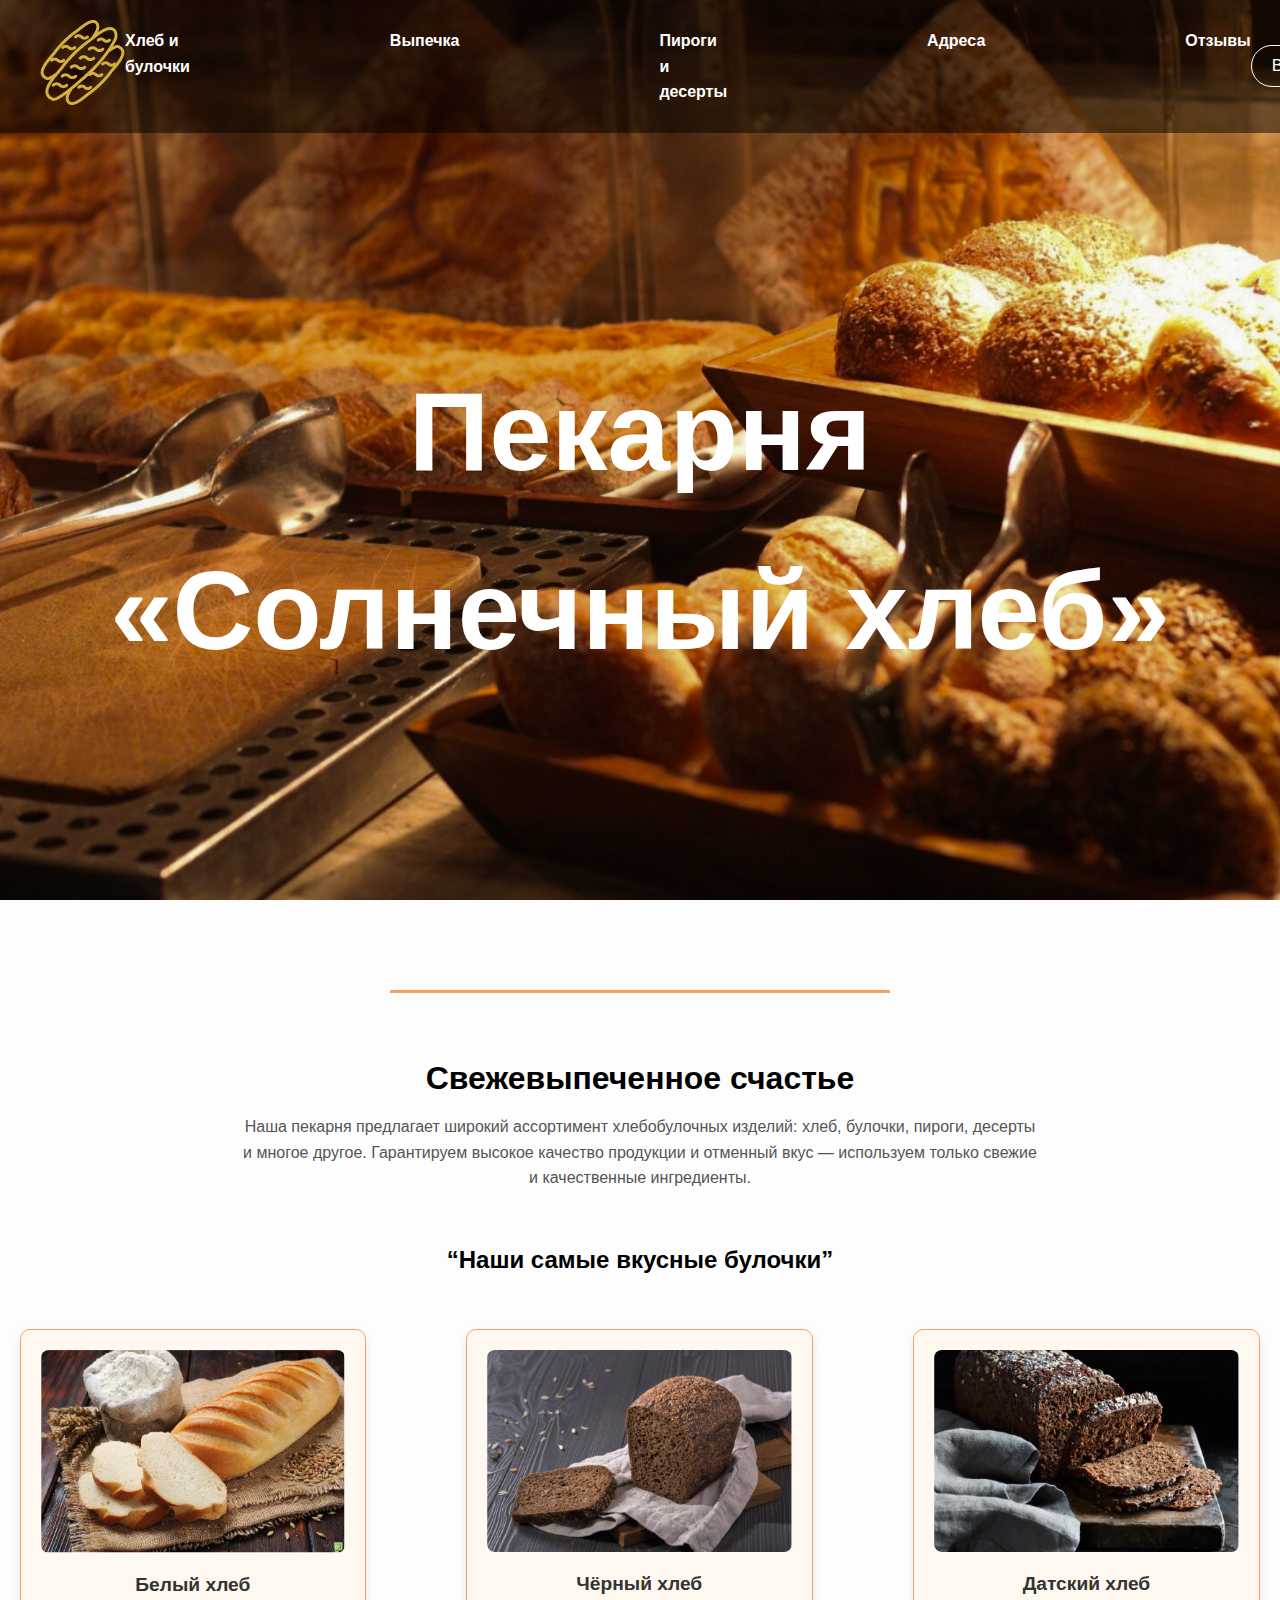
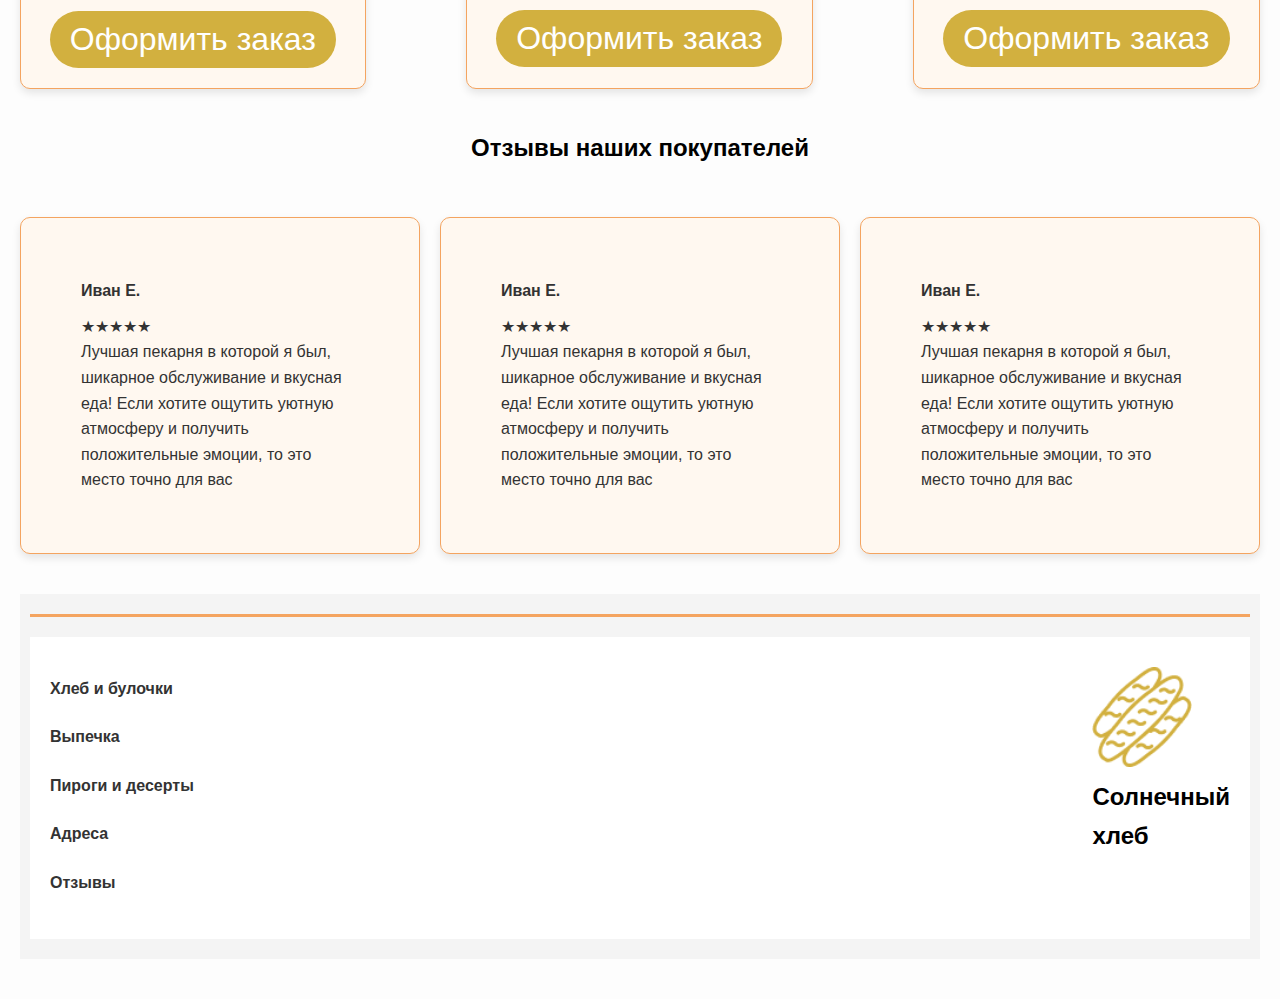
<file: hleb/index.html>
<!DOCTYPE html>
<html lang="ru">
<head>
    <meta charset="UTF-8">
    <meta name="viewport" content="width=device-width, initial-scale=1.0">
    <title>Пекарня «Солнечный хлеб»</title>
    <link rel="stylesheet" href="styles.css">
</head>
<body>
    <header class="hero-section">
        <nav class="nav-bar">
            <div class="logo">
                <a href="index.html"> <img src="img/logo.png" alt="Логотип"></a>
            </div>
            <ul>
                <li><a href="bread.html">Хлеб и булочки</a></li>
                <li><a href="vip.html">Выпечка</a></li>
                <li><a href="cake.html">Пироги и десерты</a></li>
                <li><a href="cont.html">Адреса</a></li>
                <li><a href="#reviews">Отзывы</a></li>
            </ul>
            <div class="auth-buttons">
                <a href="int.html"><button class="login">Вход</button></a>
                <a href="reg.html"><button class="register">Регистрация</button></a>
            </div>
        </nav>
        <div class="hero-content">
            <h1>Пекарня <br>«Солнечный хлеб»</h1>
        </div>
    </header>
</body>
</html>
<section class="products-section">
    <section class="intro-section">
        <div class="yellow-line"></div>
        <h2>Свежевыпеченное счастье</h2>
        <p>Наша пекарня предлагает широкий ассортимент хлебобулочных изделий: хлеб, булочки, пироги, десерты и многое другое. Гарантируем высокое качество продукции и отменный вкус — используем только свежие и качественные ингредиенты.</p>
    </section>

    <h3>“Наши самые вкусные булочки”</h3>
    <div class="product-cards">
        <!-- Белый хлеб -->
        <div class="card">
            <img src="img/white-bread.jpg.png" alt="Белый хлеб">
            <h4>Белый хлеб</h4>
            <button>Оформить заказ</button>
        </div>
        
        <!-- Чёрный хлеб -->
        <div class="card">
            <img src="img/black-bread.jpg.png" alt="Чёрный хлеб">
            <h4>Чёрный хлеб</h4>
            <button>Оформить заказ</button>
        </div>
        
        <!-- Датский хлеб -->
        <div class="card">
            <img src="img/danish-bread.jpg.png" alt="Датский хлеб">
            <h4>Датский хлеб</h4>
            <button>Оформить заказ</button>
        </div>
    </div>

    <h3>Отзывы наших покупателей</h3>
    <div class="reviews">
        <div class="review-card">
            <p><strong>Иван Е.</strong> ★★★★★</p>
            <p>Лучшая пекарня в которой я был, шикарное обслуживание и вкусная еда! Если хотите ощутить уютную атмосферу и получить положительные эмоции, то это место точно для вас</p>
        </div>
        <div class="review-card">
            <p><strong>Иван Е.</strong> ★★★★★</p>
            <p>Лучшая пекарня в которой я был, шикарное обслуживание и вкусная еда! Если хотите ощутить уютную атмосферу и получить положительные эмоции, то это место точно для вас</p>
        </div>
        <div class="review-card">
            <p><strong>Иван Е.</strong> ★★★★★</p>
            <p>Лучшая пекарня в которой я был, шикарное обслуживание и вкусная еда! Если хотите ощутить уютную атмосферу и получить положительные эмоции, то это место точно для вас</p>
        </div>
    </div>

    <footer class="site-footer">
        <div class="footer-yellow-line"></div>
        <div class="footer-content">
            <ul class="footer-menu">
                <li><a href="#">Хлеб и булочки</a></li>
                <li><a href="#">Выпечка</a></li>
                <li><a href="#">Пироги и десерты</a></li>
                <li><a href="#">Адреса</a></li>
                <li><a href="#">Отзывы</a></li>
            </ul>
            <div class="footer-logo">
                <img src="img/logo.png" alt="Солнечный хлеб">
                <p class="logo-text">Солнечный хлеб</p>
            </div>
        </div>
    </footer>
    
</section>
</file>
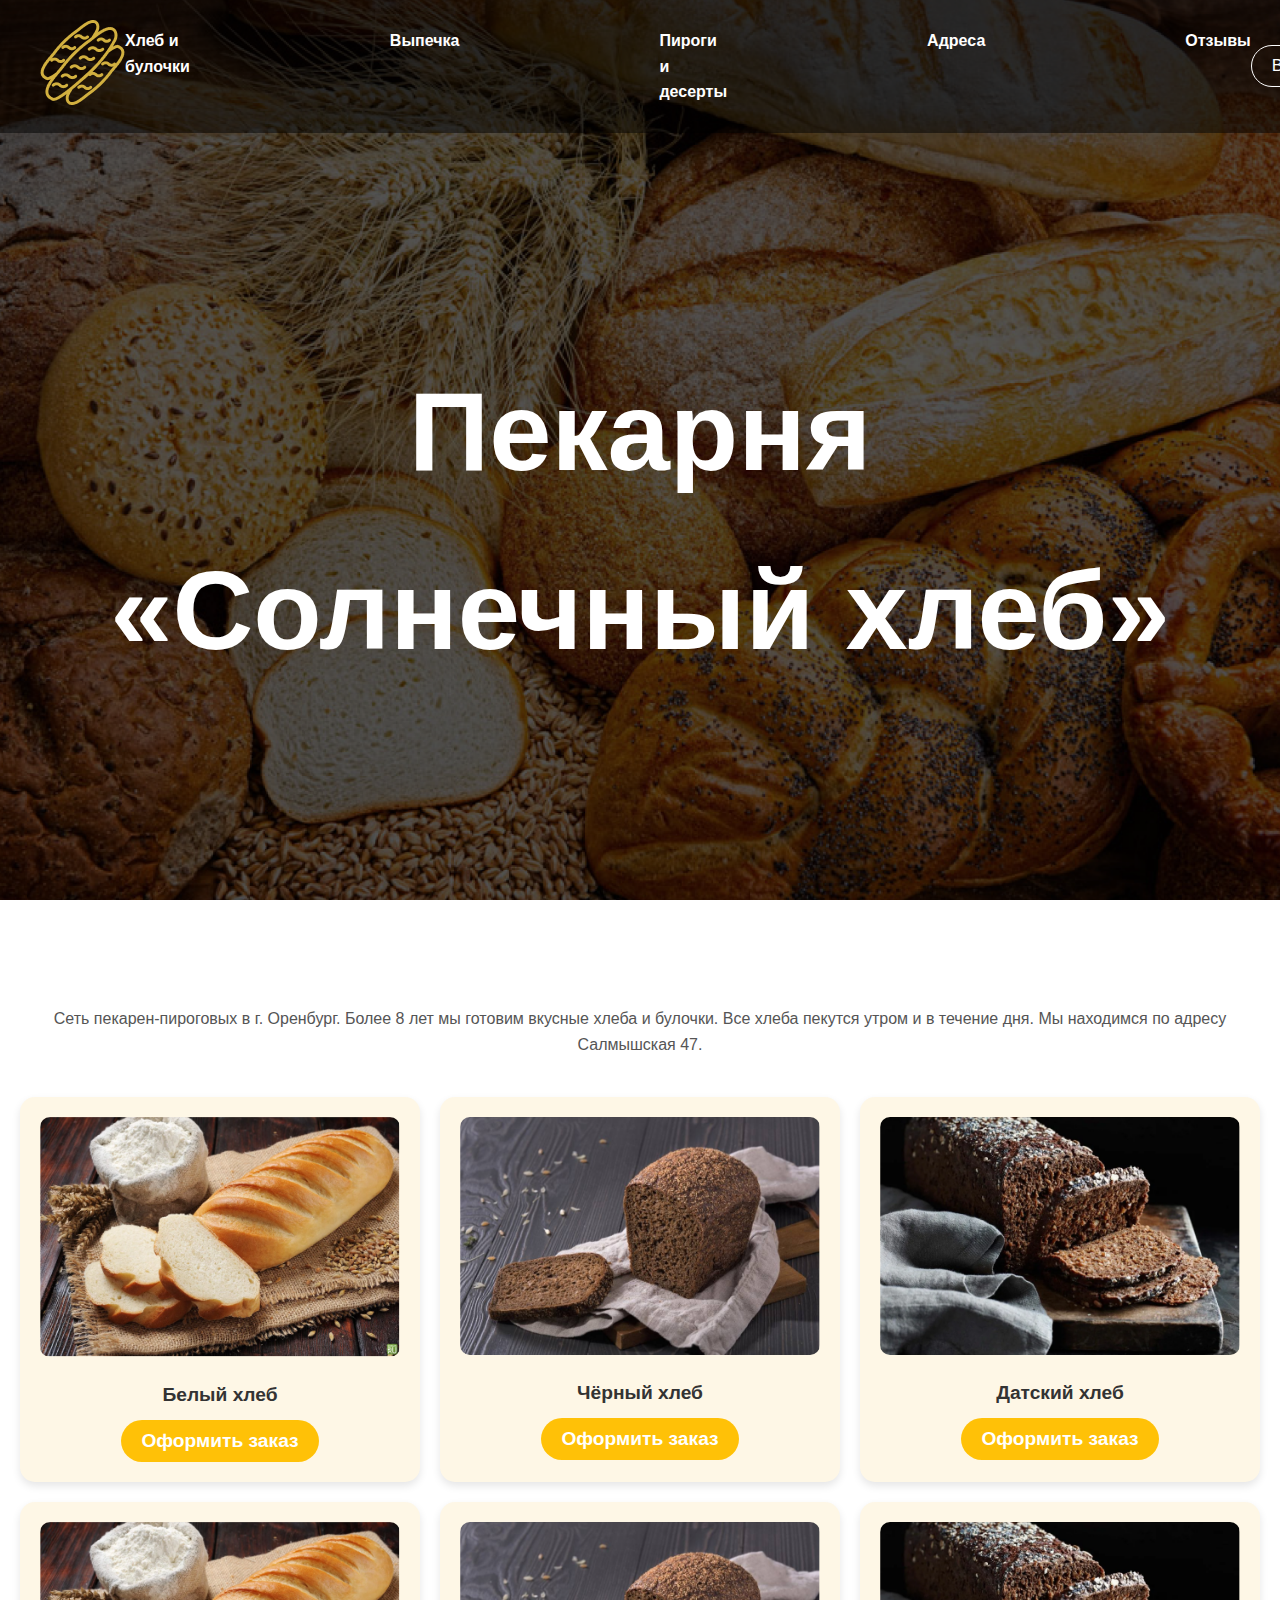
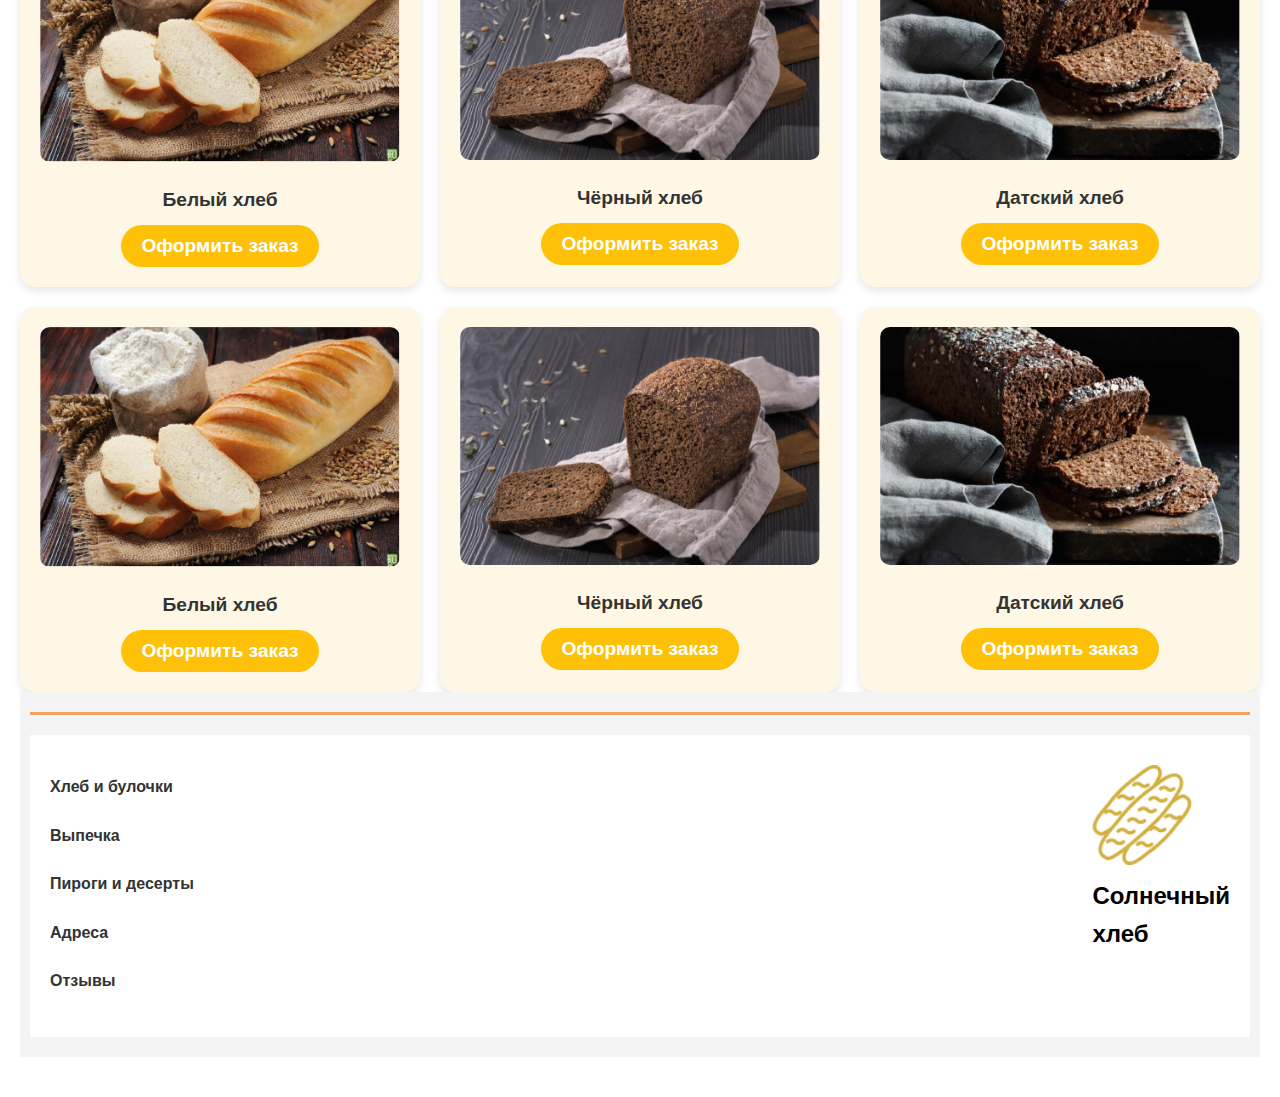
<file: hleb/bread.html>
<!DOCTYPE html>
<html lang="ru">

<head>
    <meta charset="UTF-8">
    <meta name="viewport" content="width=device-width, initial-scale=1.0">
    <title>Пекарня «Солнечный хлеб»</title>
    <link rel="stylesheet" href="bread.css">
</head>

<body>
    <header class="hero-section">
        <nav class="nav-bar">
            <div class="logo">
                <a href="index.html"> <img src="img/logo.png" alt="Логотип"></a>
            </div>
            <ul>
                <li><a href="bread.html">Хлеб и булочки</a></li>
                <li><a href="vip.html">Выпечка</a></li>
                <li><a href="cake.html">Пироги и десерты</a></li>
                <li><a href="cont.html">Адреса</a></li>
                <li><a href="#reviews">Отзывы</a></li>
            </ul>
            <div class="auth-buttons">
                <a href="int.html"><button class="login">Вход</button></a>
                <a href="reg.html"><button class="register">Регистрация</button></a>
            </div>
        </nav>
        <div class="hero-content">
            <h1>Пекарня <br>«Солнечный хлеб»</h1>
        </div>
    </header>
</body>
<section class="bread-section">
    <h2 class="section-title">Хлеб и булочки</h2>
    <p class="section-description">
        Сеть пекарен-пироговых в г. Оренбург. Более 8 лет мы готовим вкусные хлеба и булочки.
        Все хлеба пекутся утром и в течение дня. Мы находимся по адресу Салмышская 47.
    </p>

    <div class="cards-container">
        <!-- Карточка -->
        <div class="card">
            <img src="img/white-bread.jpg.png" alt="Белый хлеб" class="card-image">
            <h3 class="card-title">Белый хлеб</h3>
            <button class="card-button">Оформить заказ</button>
        </div>
        <!-- Карточка -->
        <div class="card">
            <img src="img/black-bread.jpg.png" alt="Чёрный хлеб" class="card-image">
            <h3 class="card-title">Чёрный хлеб</h3>
            <button class="card-button">Оформить заказ</button>
        </div>
        <!-- Карточка -->
        <div class="card">
            <img src="img/danish-bread.jpg.png" alt="Датский хлеб" class="card-image">
            <h3 class="card-title">Датский хлеб</h3>
            <button class="card-button">Оформить заказ</button>
        </div>
        <div class="card">
            <img src="img/white-bread.jpg.png" alt="Белый хлеб" class="card-image">
            <h3 class="card-title">Белый хлеб</h3>
            <button class="card-button">Оформить заказ</button>
        </div>
        <!-- Карточка -->
        <div class="card">
            <img src="img/black-bread.jpg.png" alt="Чёрный хлеб" class="card-image">
            <h3 class="card-title">Чёрный хлеб</h3>
            <button class="card-button">Оформить заказ</button>
        </div>
        <!-- Карточка -->
        <div class="card">
            <img src="img/danish-bread.jpg.png" alt="Датский хлеб" class="card-image">
            <h3 class="card-title">Датский хлеб</h3>
            <button class="card-button">Оформить заказ</button>
        </div>
        <div class="card">
            <img src="img/white-bread.jpg.png" alt="Белый хлеб" class="card-image">
            <h3 class="card-title">Белый хлеб</h3>
            <button class="card-button">Оформить заказ</button>
        </div>
        <!-- Карточка -->
        <div class="card">
            <img src="img/black-bread.jpg.png" alt="Чёрный хлеб" class="card-image">
            <h3 class="card-title">Чёрный хлеб</h3>
            <button class="card-button">Оформить заказ</button>
        </div>
        <!-- Карточка -->
        <div class="card">
            <img src="img/danish-bread.jpg.png" alt="Датский хлеб" class="card-image">
            <h3 class="card-title">Датский хлеб</h3>
            <button class="card-button">Оформить заказ</button>
        </div>
        <!-- Дублируйте карточки для остальных -->
    </div>
    <footer class="site-footer">
        <div class="footer-yellow-line"></div>
        <div class="footer-content">
            <ul class="footer-menu">
                <li><a href="#">Хлеб и булочки</a></li>
                <li><a href="#">Выпечка</a></li>
                <li><a href="#">Пироги и десерты</a></li>
                <li><a href="#">Адреса</a></li>
                <li><a href="#">Отзывы</a></li>
            </ul>
            <div class="footer-logo">
                <img src="img/logo.png" alt="Солнечный хлеб">
                <p class="logo-text">Солнечный хлеб</p>
            </div>
        </div>
    </footer>
</section>
</file>
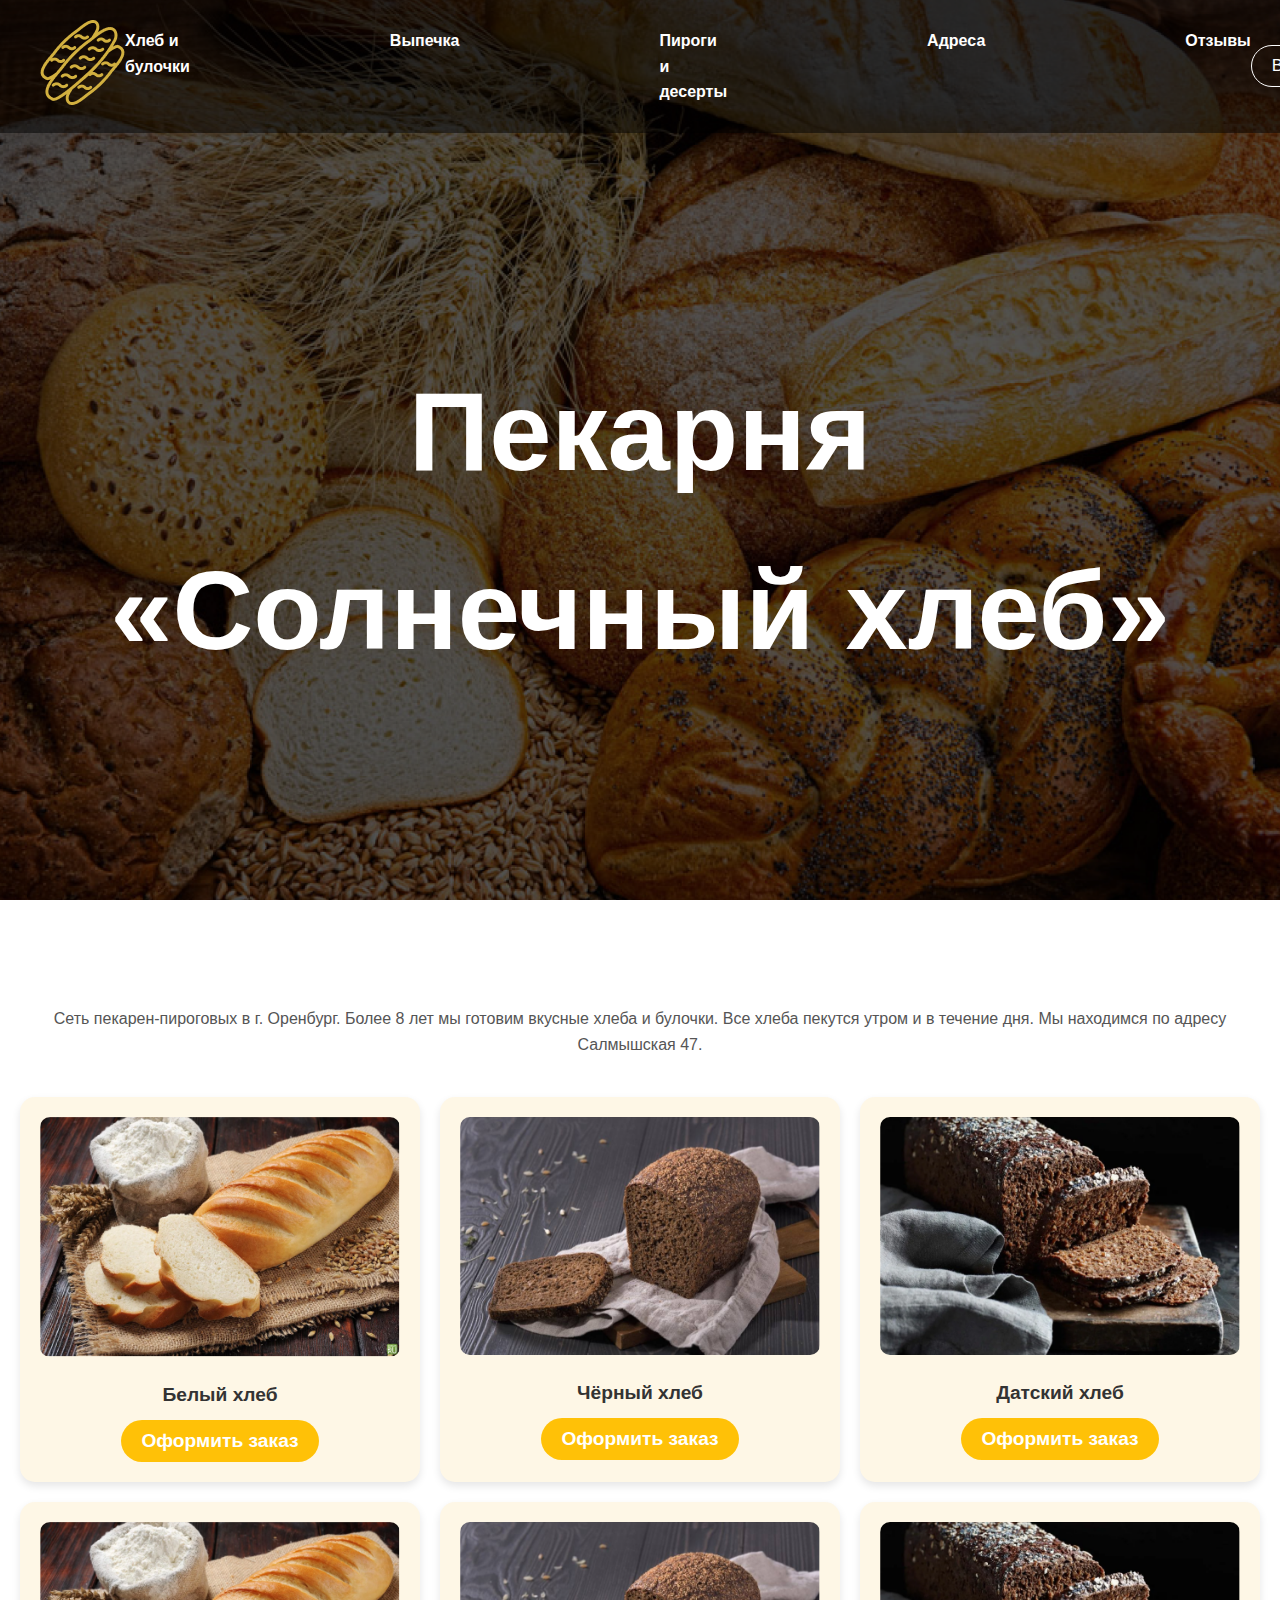
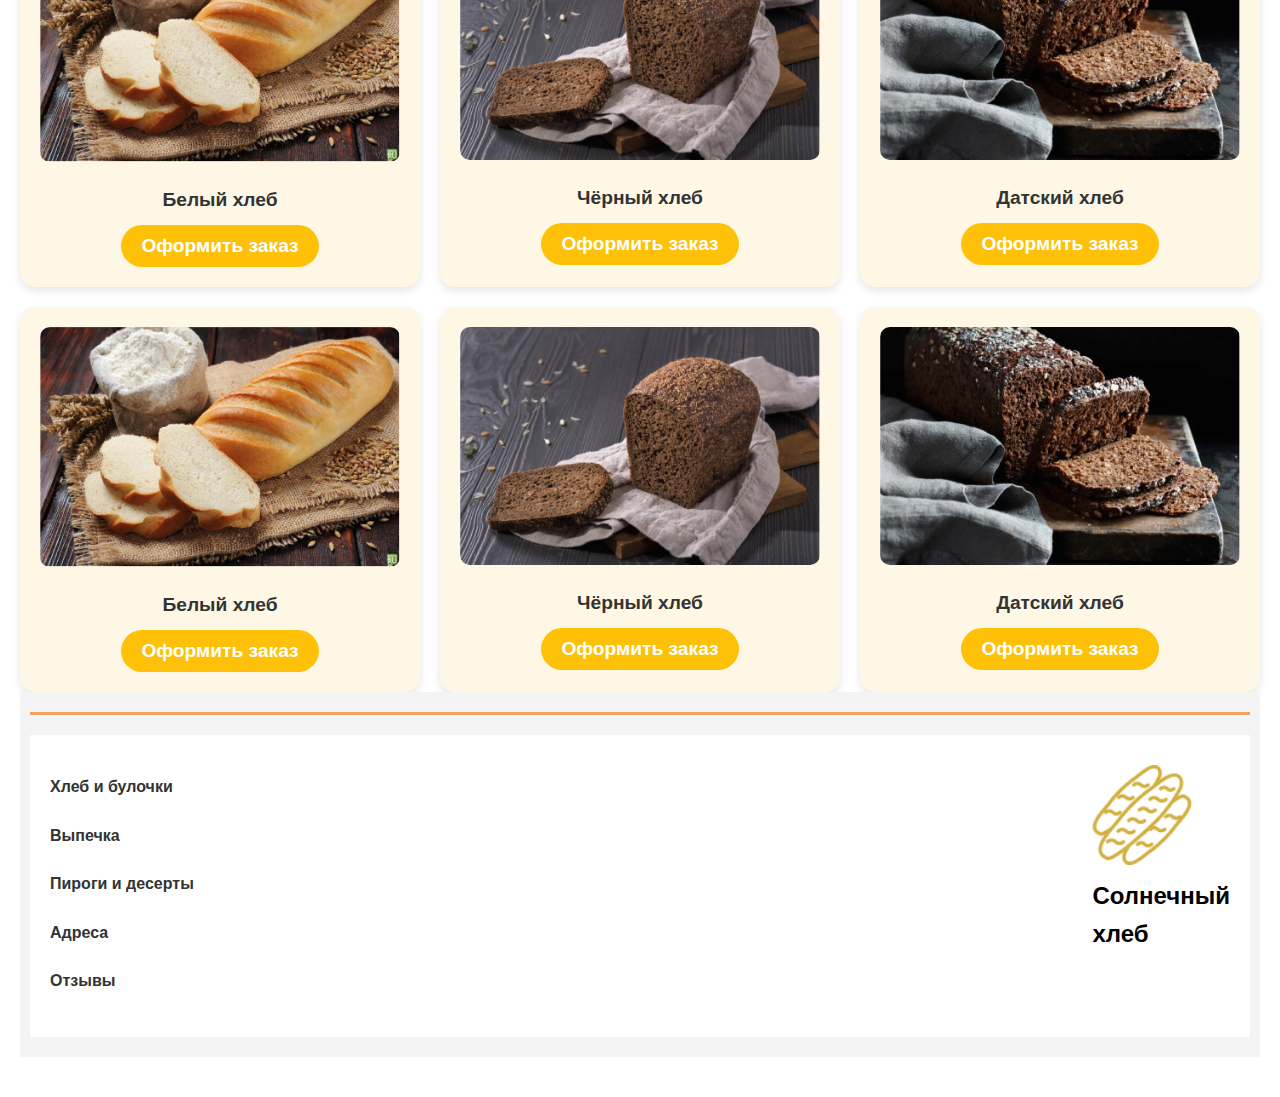
<file: hleb/cake.html>
<!DOCTYPE html>
<html lang="ru">

<head>
    <meta charset="UTF-8">
    <meta name="viewport" content="width=device-width, initial-scale=1.0">
    <title>Пекарня «Солнечный хлеб»</title>
    <link rel="stylesheet" href="cake.css">
</head>

<body>
    <header class="hero-section">
        <nav class="nav-bar">
            <div class="logo">
                <a href="index.html"> <img src="img/logo.png" alt="Логотип"></a>
            </div>
            <ul>
                <li><a href="bread.html">Хлеб и булочки</a></li>
                <li><a href="vip.html">Выпечка</a></li>
                <li><a href="cake.html">Пироги и десерты</a></li>
                <li><a href="cont.html">Адреса</a></li>
                <li><a href="#reviews">Отзывы</a></li>
            </ul>
            <div class="auth-buttons">
                <a href="int.html"><button class="login">Вход</button></a>
                <a href="reg.html"><button class="register">Регистрация</button></a>
            </div>
        </nav>
        <div class="hero-content">
            <h1>Пекарня <br>«Солнечный хлеб»</h1>
        </div>
    </header>
</body>
<section class="bread-section">
    <h2 class="section-title">Хлеб и булочки</h2>
    <p class="section-description">
        Сеть пекарен-пироговых в г. Оренбург. Более 8 лет мы готовим вкусные хлеба и булочки.
        Все хлеба пекутся утром и в течение дня. Мы находимся по адресу Салмышская 47.
    </p>

    <div class="cards-container">
        <!-- Карточка -->
        <div class="card">
            <img src="img/white-bread.jpg.png" alt="Белый хлеб" class="card-image">
            <h3 class="card-title">Белый хлеб</h3>
            <button class="card-button">Оформить заказ</button>
        </div>
        <!-- Карточка -->
        <div class="card">
            <img src="img/black-bread.jpg.png" alt="Чёрный хлеб" class="card-image">
            <h3 class="card-title">Чёрный хлеб</h3>
            <button class="card-button">Оформить заказ</button>
        </div>
        <!-- Карточка -->
        <div class="card">
            <img src="img/danish-bread.jpg.png" alt="Датский хлеб" class="card-image">
            <h3 class="card-title">Датский хлеб</h3>
            <button class="card-button">Оформить заказ</button>
        </div>
        <div class="card">
            <img src="img/white-bread.jpg.png" alt="Белый хлеб" class="card-image">
            <h3 class="card-title">Белый хлеб</h3>
            <button class="card-button">Оформить заказ</button>
        </div>
        <!-- Карточка -->
        <div class="card">
            <img src="img/black-bread.jpg.png" alt="Чёрный хлеб" class="card-image">
            <h3 class="card-title">Чёрный хлеб</h3>
            <button class="card-button">Оформить заказ</button>
        </div>
        <!-- Карточка -->
        <div class="card">
            <img src="img/danish-bread.jpg.png" alt="Датский хлеб" class="card-image">
            <h3 class="card-title">Датский хлеб</h3>
            <button class="card-button">Оформить заказ</button>
        </div>
        <div class="card">
            <img src="img/white-bread.jpg.png" alt="Белый хлеб" class="card-image">
            <h3 class="card-title">Белый хлеб</h3>
            <button class="card-button">Оформить заказ</button>
        </div>
        <!-- Карточка -->
        <div class="card">
            <img src="img/black-bread.jpg.png" alt="Чёрный хлеб" class="card-image">
            <h3 class="card-title">Чёрный хлеб</h3>
            <button class="card-button">Оформить заказ</button>
        </div>
        <!-- Карточка -->
        <div class="card">
            <img src="img/danish-bread.jpg.png" alt="Датский хлеб" class="card-image">
            <h3 class="card-title">Датский хлеб</h3>
            <button class="card-button">Оформить заказ</button>
        </div>
        <!-- Дублируйте карточки для остальных -->
    </div>
    <footer class="site-footer">
        <div class="footer-yellow-line"></div>
        <div class="footer-content">
            <ul class="footer-menu">
                <li><a href="#">Хлеб и булочки</a></li>
                <li><a href="#">Выпечка</a></li>
                <li><a href="#">Пироги и десерты</a></li>
                <li><a href="#">Адреса</a></li>
                <li><a href="#">Отзывы</a></li>
            </ul>
            <div class="footer-logo">
                <img src="img/logo.png" alt="Солнечный хлеб">
                <p class="logo-text">Солнечный хлеб</p>
            </div>
        </div>
    </footer>
</section>
</file>
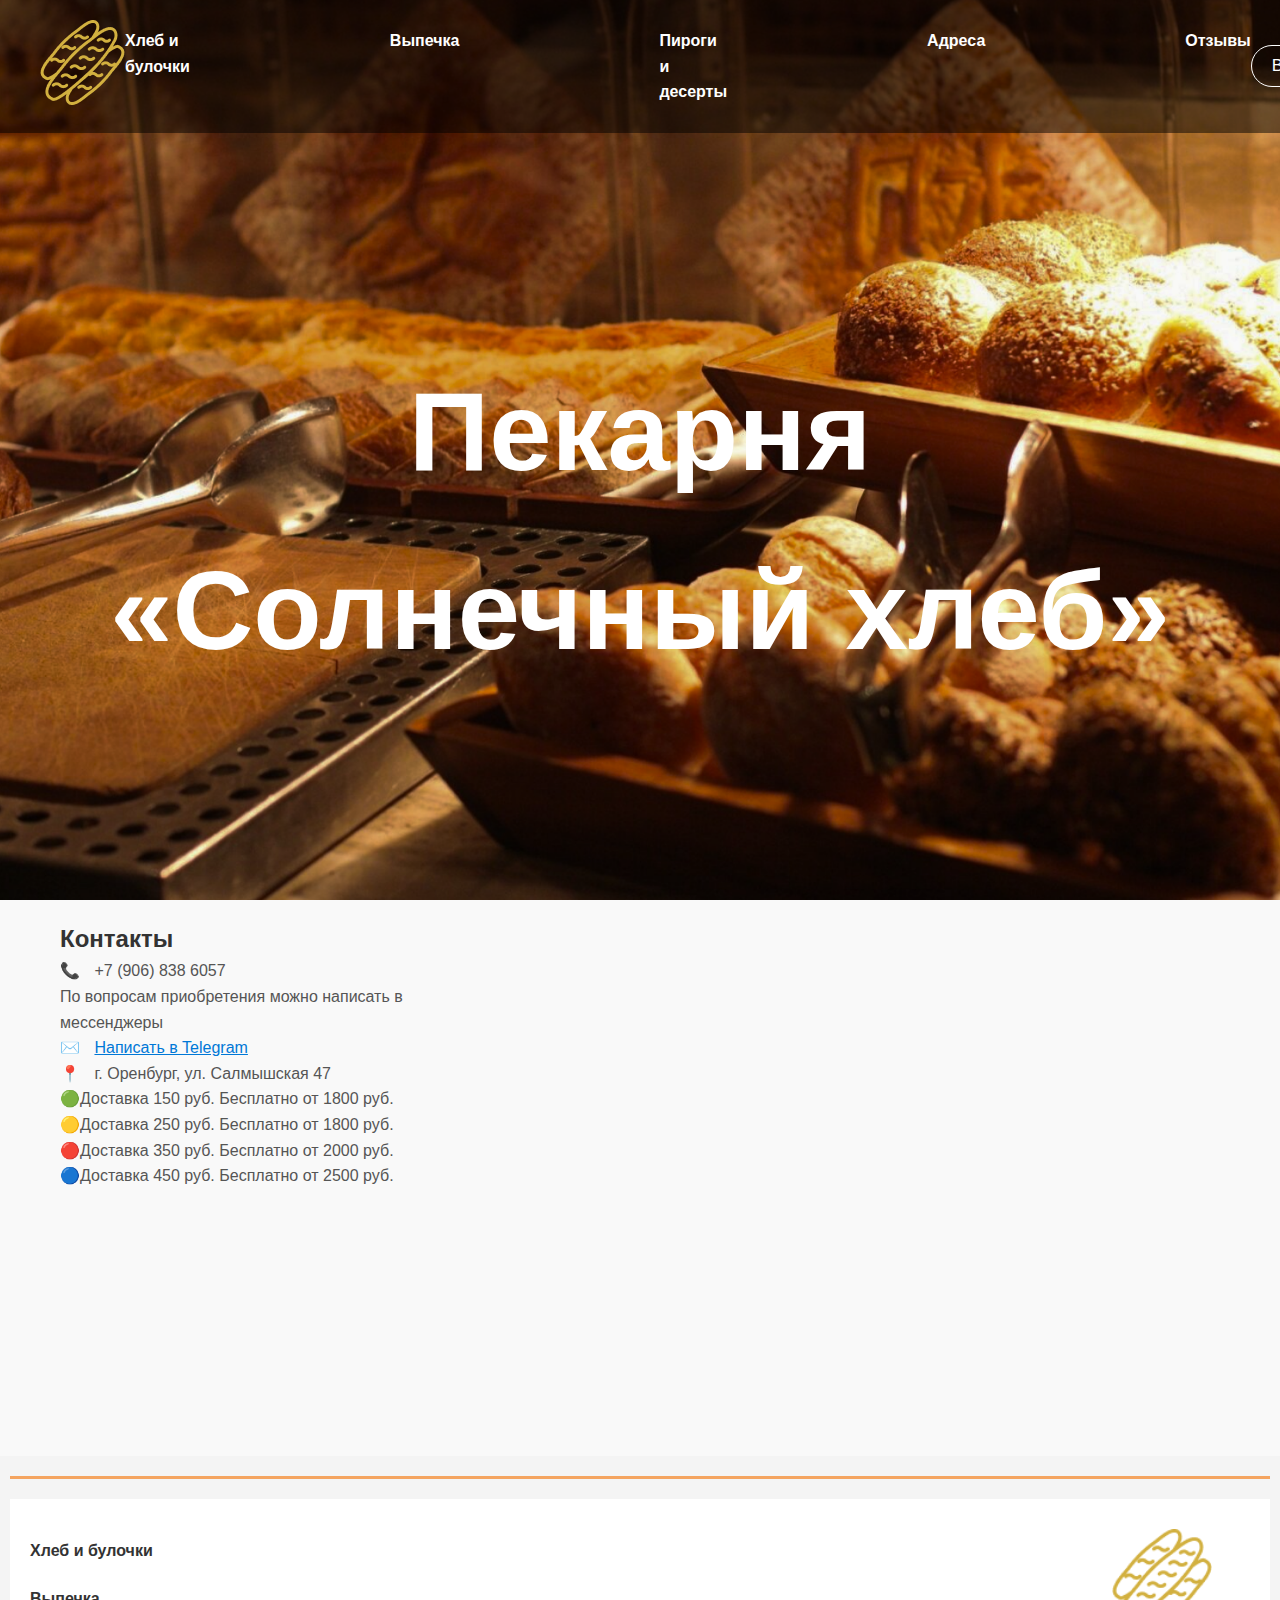
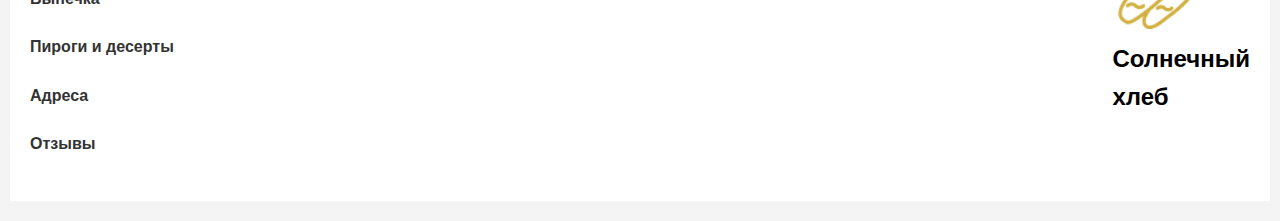
<file: hleb/cont.html>
<!DOCTYPE html>
<html lang="ru">

<head>
    <meta charset="UTF-8">
    <meta name="viewport" content="width=device-width, initial-scale=1.0">
    <title>Пекарня «Солнечный хлеб»</title>
    <link rel="stylesheet" href="vip.css">
</head>

<body>
    <header class="hero-section">
        <nav class="nav-bar">
            <div class="logo">
                <a href="index.html"> <img src="img/logo.png" alt="Логотип"></a>
            </div>
            <ul>
                <li><a href="bread.html">Хлеб и булочки</a></li>
                <li><a href="vip.html">Выпечка</a></li>
                <li><a href="cake.html">Пироги и десерты</a></li>
                <li><a href="cont.html">Адреса</a></li>
                <li><a href="#reviews">Отзывы</a></li>
            </ul>
            <div class="auth-buttons">
                <a href="int.html"><button class="login">Вход</button></a>
                <a href="reg.html"><button class="register">Регистрация</button></a>
            </div>
        </nav>
        <div class="hero-content">
            <h1>Пекарня <br>«Солнечный хлеб»</h1>
        </div>
    </header>
    <!DOCTYPE html>
<html lang="ru">
<head>
  <meta charset="UTF-8">
  <meta name="viewport" content="width=device-width, initial-scale=1.0">
  <link rel="stylesheet" href="cont.css">
  <title>Контакты</title>
</head>
<body>
  <div class="contacts-container">
    <div class="contacts-info">
      <h2>Контакты</h2>
      <p><span class="icon phone"></span> +7 (906) 838 6057</p>
      <p>По вопросам приобретения можно написать в мессенджеры</p>
      <p><span class="icon email"></span> <a href="https://t.me/qwertysj" target="_blank">Написать в Telegram</a></p>
      <p><span class="icon address"></span> г. Оренбург, ул. Салмышская 47</p>
      <p>🟢Доставка 150 руб. Бесплатно от 1800 руб.</p>
      <p>🟡Доставка 250 руб. Бесплатно от 1800 руб.</p>
      <p>🔴Доставка 350 руб. Бесплатно от 2000 руб.</p>
      <p>🔵Доставка 450 руб. Бесплатно от 2500 руб.</p>
    </div>
    <div class="contacts-map">
      <!-- Вставьте свою карту здесь -->
      <iframe src="https://yandex.ru/map-widget/v1/?um=constructor%3Ae3fdd08ad7760aaf932a109909fa01575b2dd0b5b04137531022e343f2dbae52&amp;source=constructor" width="587" height="508" frameborder="0"></iframe>
    </div>
  </div>

</body>
<footer class="site-footer">
    <div class="footer-yellow-line"></div>
    <div class="footer-content">
        <ul class="footer-menu">
            <li><a href="#">Хлеб и булочки</a></li>
            <li><a href="#">Выпечка</a></li>
            <li><a href="#">Пироги и десерты</a></li>
            <li><a href="#">Адреса</a></li>
            <li><a href="#">Отзывы</a></li>
        </ul>
        <div class="footer-logo">
            <img src="img/logo.png" alt="Солнечный хлеб">
            <p class="logo-text">Солнечный хлеб</p>
        </div>
    </div>
</footer>
</file>
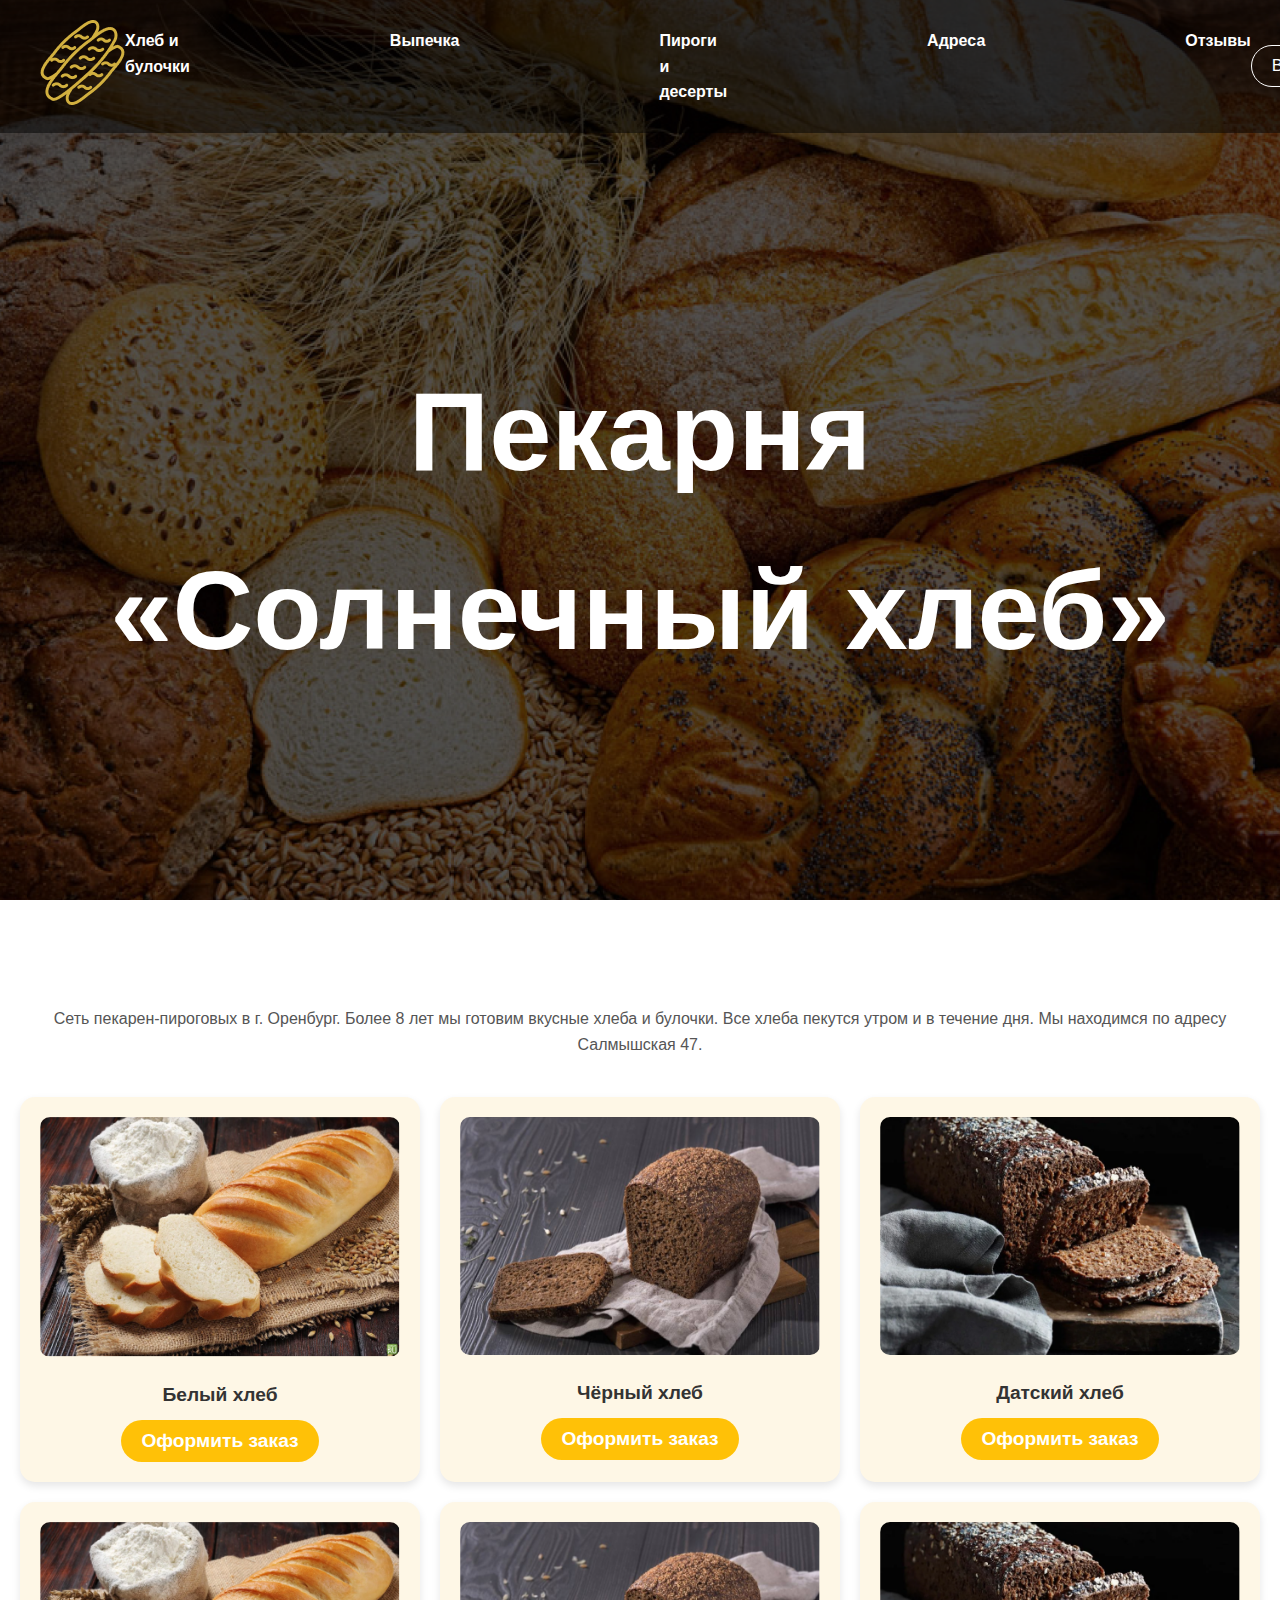
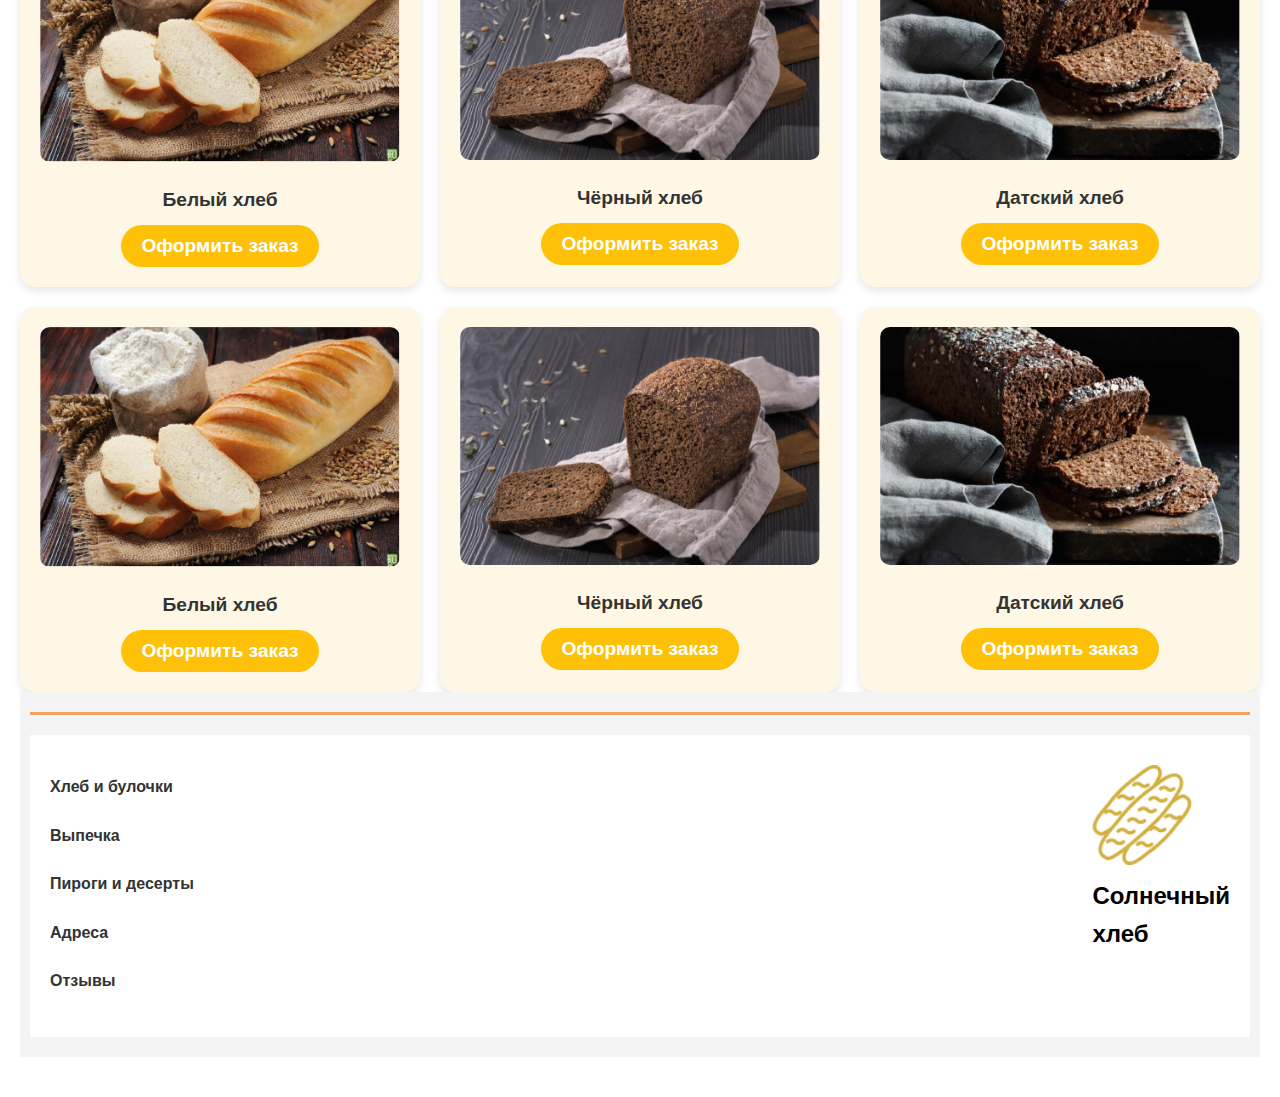
<file: hleb/vip.html>
<!DOCTYPE html>
<html lang="ru">

<head>
    <meta charset="UTF-8">
    <meta name="viewport" content="width=device-width, initial-scale=1.0">
    <title>Пекарня «Солнечный хлеб»</title>
    <link rel="stylesheet" href="vip.css">
</head>

<body>
    <header class="hero-section">
        <nav class="nav-bar">
            <div class="logo">
                <a href="index.html"> <img src="img/logo.png" alt="Логотип"></a>
            </div>
            <ul>
                <li><a href="bread.html">Хлеб и булочки</a></li>
                <li><a href="vip.html">Выпечка</a></li>
                <li><a href="cake.html">Пироги и десерты</a></li>
                <li><a href="cont.html">Адреса</a></li>
                <li><a href="#reviews">Отзывы</a></li>
            </ul>
            <div class="auth-buttons">
                <a href="int.html"><button class="login">Вход</button></a>
                <a href="reg.html"><button class="register">Регистрация</button></a>
            </div>
        </nav>
        <div class="hero-content">
            <h1>Пекарня <br>«Солнечный хлеб»</h1>
        </div>
    </header>
</body>
<section class="bread-section">
    <h2 class="section-title">Хлеб и булочки</h2>
    <p class="section-description">
        Сеть пекарен-пироговых в г. Оренбург. Более 8 лет мы готовим вкусные хлеба и булочки.
        Все хлеба пекутся утром и в течение дня. Мы находимся по адресу Салмышская 47.
    </p>

    <div class="cards-container">
        <!-- Карточка -->
        <div class="card">
            <img src="img/white-bread.jpg.png" alt="Белый хлеб" class="card-image">
            <h3 class="card-title">Белый хлеб</h3>
            <button class="card-button">Оформить заказ</button>
        </div>
        <!-- Карточка -->
        <div class="card">
            <img src="img/black-bread.jpg.png" alt="Чёрный хлеб" class="card-image">
            <h3 class="card-title">Чёрный хлеб</h3>
            <button class="card-button">Оформить заказ</button>
        </div>
        <!-- Карточка -->
        <div class="card">
            <img src="img/danish-bread.jpg.png" alt="Датский хлеб" class="card-image">
            <h3 class="card-title">Датский хлеб</h3>
            <button class="card-button">Оформить заказ</button>
        </div>
        <div class="card">
            <img src="img/white-bread.jpg.png" alt="Белый хлеб" class="card-image">
            <h3 class="card-title">Белый хлеб</h3>
            <button class="card-button">Оформить заказ</button>
        </div>
        <!-- Карточка -->
        <div class="card">
            <img src="img/black-bread.jpg.png" alt="Чёрный хлеб" class="card-image">
            <h3 class="card-title">Чёрный хлеб</h3>
            <button class="card-button">Оформить заказ</button>
        </div>
        <!-- Карточка -->
        <div class="card">
            <img src="img/danish-bread.jpg.png" alt="Датский хлеб" class="card-image">
            <h3 class="card-title">Датский хлеб</h3>
            <button class="card-button">Оформить заказ</button>
        </div>
        <div class="card">
            <img src="img/white-bread.jpg.png" alt="Белый хлеб" class="card-image">
            <h3 class="card-title">Белый хлеб</h3>
            <button class="card-button">Оформить заказ</button>
        </div>
        <!-- Карточка -->
        <div class="card">
            <img src="img/black-bread.jpg.png" alt="Чёрный хлеб" class="card-image">
            <h3 class="card-title">Чёрный хлеб</h3>
            <button class="card-button">Оформить заказ</button>
        </div>
        <!-- Карточка -->
        <div class="card">
            <img src="img/danish-bread.jpg.png" alt="Датский хлеб" class="card-image">
            <h3 class="card-title">Датский хлеб</h3>
            <button class="card-button">Оформить заказ</button>
        </div>
        <!-- Дублируйте карточки для остальных -->
    </div>
    <footer class="site-footer">
        <div class="footer-yellow-line"></div>
        <div class="footer-content">
            <ul class="footer-menu">
                <li><a href="#">Хлеб и булочки</a></li>
                <li><a href="#">Выпечка</a></li>
                <li><a href="#">Пироги и десерты</a></li>
                <li><a href="#">Адреса</a></li>
                <li><a href="#">Отзывы</a></li>
            </ul>
            <div class="footer-logo">
                <img src="img/logo.png" alt="Солнечный хлеб">
                <p class="logo-text">Солнечный хлеб</p>
            </div>
        </div>
    </footer>
</section>
</file>
<file: hleb/styles.css>
/* Общий сброс стилей */
* {
    margin: 0;
    padding: 0;
    box-sizing: border-box;
}

@media (max-width: 768px) {
    .nav-bar {
        flex-direction: column;
        align-items: center;
    }

    .auth-buttons {
        flex-direction: row;
        gap: 10px;
    }
}

body {
    font-family: Arial, sans-serif;
    line-height: 1.6;
    color: #fff;
}

.intro-section {
    text-align: center;
    /* Центрирует текст */
    margin: 50px auto;
    /* Добавляет отступы сверху и снизу */
    max-width: 800px;
    /* Ограничивает ширину текста */
}

.intro-section .yellow-line {
    width: 500px;
    /* Ширина полоски */
    height: 3px;
    /* Высота полоски */
    background-color: #f4a460;
    /* Жёлтый цвет */
    margin: 0 auto 60px;
    /* Центрирует полоску и добавляет отступ снизу */
}

.intro-section h2 {
    font-size: 1.8rem;
    color: #000;
    margin-bottom: 15px;
    /* Отступ под заголовком */
}

.intro-section p {
    font-size: 1rem;
    color: #555;
    line-height: 1.6;
    /* Интерлиньяж для удобства чтения */
    margin: 0 auto;
    /* Центрирует текст */
}


.hero-section {
    position: relative;
    height: 100vh;
    /* Высота блока на весь экран */
    background: url('img/bakery-background.jpg.png') center/cover no-repeat;
    /* Путь к изображению */
    display: flex;
    flex-direction: column;
    justify-content: space-between;
    color: #fff;
}

.nav-bar {
    display: flex;
    justify-content: space-between;
    align-items: center;
    padding: 20px 40px;
    background-color: rgba(0, 0, 0, 0.5);
    /* Прозрачный фон */
}

.nav-bar ul {
    flex-grow: 1;
    /* Заполняет оставшееся пространство */
    list-style: none;
    display: flex;
    justify-content: center;
    /* Центрирует меню */
    gap: 200px;
    margin: 0;
    padding: 0;
}

.nav-bar a {
    text-decoration: none;
    color: #fff;
    font-weight: bold;
    transition: color 0.3s;
}

.nav-bar a:hover {
    color: #f4a460;
    /* Цвет при наведении */
}

.auth-buttons {
    display: flex;
    gap: 10px;
}

.auth-buttons .login,
.auth-buttons .register {
    border: 1px solid #fff;
    padding: 10px 20px;
    font-size: 17px;
    cursor: pointer;
    border-radius: 100px;
    background-color: rgba(255, 255, 255, 0);
    color: #ffffff;
    transition: background-color 0.3s;
}

.auth-buttons .register {
    background-color: rgba(255, 255, 255, 0);
}

.auth-buttons button:hover {
    background-color: #fff;
    color: #333;
}

.hero-content {
    text-align: center;
    margin-top: auto;
    margin-bottom: 200px;
}

.hero-content h1 {
    font-size: 7rem;
}

.products-section {
    padding: 40px 20px;
    text-align: center;
    background-color: #fdfdfd;
}

.products-section h2 {
    font-size: 2rem;
    color: #000000;
    margin-bottom: 10px;
}

.products-section .description {
    font-size: 1rem;
    color: #555;
    margin-bottom: 40px;
}

.product-cards {
    display: flex;
    justify-content: center;
    gap: 100px;
    margin-bottom: 40px;
}

.card {
    background-color: #fff8f0;
    border: 1px solid #f4a460;
    border-radius: 10px;
    padding: 20px;
    max-width: 500px;
    text-align: center;
    box-shadow: 0 4px 8px rgba(0, 0, 0, 0.1);
}

.card img {
    width: 100%;
    /* Картинка займет всю ширину блока */
    height: auto;
    /* Автоматическая высота для сохранения пропорций */
    border-radius: 8px;
    /* Закругленные углы у изображения */
    margin-bottom: 10px;
    /* Отступ между картинкой и текстом */
}

.card h4 {
    font-size: 1.2rem;
    color: #333;
    margin-bottom: 10px;
}

.card button {
    padding: 10px 20px;
    background-color: #f4a460;
    border: none;
    color: #fff;
    font-size: 1rem;
    border-radius: 5px;
    cursor: pointer;
    transition: background-color 0.3s;
}

.card button:hover {
    background-color: #d48450;
}

.card {
    background-color: #fff8f0;
    border: 1px solid #f4a460;
    border-radius: 10px;
    padding: 20px;
    max-width: 500px;
    text-align: center;
    box-shadow: 0 4px 8px rgba(0, 0, 0, 0.1);

}

.card img {
    width: 100%;
    height: auto;
    border-radius: 8px;
    margin-bottom: 10px;
}

.card h4 {
    font-size: 1.2rem;
    color: #333;
    margin-bottom: 10px;
}

.card button {
    padding: 10px 20px;
    background-color: #D2B03F;
    border: none;
    color: #fff;
    font-size: 2rem;
    border-radius: 100px;
    cursor: pointer;
    transition: background-color 0.3s;
}

.card button:hover {
    background-color: #d48450;
}

h3 {
    color: #000;
    /* Чёрный цвет текста */
    font-size: 1.5rem;
    /* Размер шрифта */
    text-align: center;
    /* Выравнивание текста по центру */
    margin-bottom: 50px;
}

.reviews {
    display: flex;
    justify-content: center;
    gap: 20px;
    margin-bottom: 40px;
}

.review-card {
    background-color: #fff8f0;
    border: 1px solid #f4a460;
    border-radius: 10px;
    padding: 60px;
    max-width: 500px;
    box-shadow: 0 4px 8px rgba(0, 0, 0, 0.1);
}

.review-card p {
    text-align: left;
    color: #333;
}

.review-card strong {
    display: block;
    font-size: 1rem;
    margin-bottom: 10px;
}

/* Общие стили футера */
.site-footer {
    background-color: #f4f4f4;
    /* Светло-серый фон */
    padding: 20px 10px;
    /* Внутренние отступы */
    position: relative;
    bottom: 0;
    width: 100%;
    /* На всю ширину */
}

.footer-yellow-line {
    height: 3px;
    background-color: #f4a460;
    /* Жёлтая полоска */
    width: 100%;
    /* На всю ширину страницы */
    margin-bottom: 20px;
    /* Отступ под полоской */
}

.footer-content {
    background: #fff; /* Белый фон */
    color: #000; /* Черный текст */
    font-weight: bold;
    font-size: 1.5rem;
    padding: 30px 20px;
    display: flex; /* Flexbox для расположения элементов в строку */
    justify-content: space-between; /* Равное расстояние между блоками */
    align-items: flex-start; /* Верхнее выравнивание */
  }
  
  /* Список в колонку */
  .footer-menu {
      list-style: none;
      flex: 1;
      text-align: left;
      /* Убирает маркеры списка */
      padding: 0;
      margin: 0;
  }
  
  .footer-menu li {
      margin-bottom: 10px;
      /* Отступы между пунктами */
  }
  
  .footer-menu a {
      text-decoration: none;
      /* Убирает подчеркивание ссылок */
      color: #333;
      /* Цвет текста ссылок */
      font-size: 1rem;
  }
  
  .footer-menu a:hover {
      color: #f4a460;
      /* Цвет при наведении */
  }
  
  /* Стили для логотипа */
  
  .footer-logo {
    flex: 0; /* Оставляем лого фиксированной ширины */
    text-align: left  ; /* Выравнивание текста и лого вправо */
  }
  
  .footer-logo img {
      width: 100px;
      /* Ограничение ширины логотипа */
      height: auto;
      /* Сохраняет пропорции */
  
  }
  .logo-text {
    font-size: 0.9rem; /* Размер текста под логотипом */
    color: #000000; /* Серый цвет текста */
    font-weight: bold;
    font-size: 1.5rem;
  }
</file>
<file: hleb/bread.css>
/* Общий сброс стилей */
* {
    margin: 0;
    padding: 0;
    box-sizing: border-box;
}

@media (max-width: 1024px) {
    .cards-container {
      grid-template-columns: repeat(2, 1fr); /* Две карточки в ряд */
    }
  }
  
@media (max-width: 768px) {
    .nav-bar {
        flex-direction: column;
        align-items: center;
    }

    .auth-buttons {
        flex-direction: row;
        gap: 10px;
    }
}

body {
    font-family: Arial, sans-serif;
    line-height: 1.6;
    color: #fff;
}

.intro-section {
    text-align: center;
    /* Центрирует текст */
    margin: 50px auto;
    /* Добавляет отступы сверху и снизу */
    max-width: 800px;
    /* Ограничивает ширину текста */
}

.intro-section .yellow-line {
    width: 500px;
    /* Ширина полоски */
    height: 3px;
    /* Высота полоски */
    background-color: #f4a460;
    /* Жёлтый цвет */
    margin: 0 auto 60px;
    /* Центрирует полоску и добавляет отступ снизу */
}

.intro-section h2 {
    font-size: 1.8rem;
    color: #000;
    margin-bottom: 15px;
    /* Отступ под заголовком */
}

.intro-section p {
    font-size: 1rem;
    color: #555;
    line-height: 1.6;
    /* Интерлиньяж для удобства чтения */
    margin: 0 auto;
    /* Центрирует текст */
}


.hero-section {
    position: relative;
    height: 100vh;
    /* Высота блока на весь экран */
    background: url('img/Group\ 11.png') center/cover no-repeat;
    /* Путь к изображению */
    display: flex;
    flex-direction: column;
    justify-content: space-between;
    color: #fff;
}

.nav-bar {
    display: flex;
    justify-content: space-between;
    align-items: center;
    padding: 20px 40px;
    background-color: rgba(0, 0, 0, 0.5);
    /* Прозрачный фон */
}

.nav-bar ul {
    flex-grow: 1;
    /* Заполняет оставшееся пространство */
    list-style: none;
    display: flex;
    justify-content: center;
    /* Центрирует меню */
    gap: 200px;
    margin: 0;
    padding: 0;
}

.nav-bar a {
    text-decoration: none;
    color: #fff;
    font-weight: bold;
    transition: color 0.3s;
}

.nav-bar a:hover {
    color: #f4a460;
    /* Цвет при наведении */
}

.auth-buttons {
    display: flex;
    gap: 10px;
}

.auth-buttons .login,
.auth-buttons .register {
    border: 1px solid #fff;
    padding: 10px 20px;
    font-size: 17px;
    cursor: pointer;
    border-radius: 100px;
    background-color: rgba(255, 255, 255, 0);
    color: #ffffff;
    transition: background-color 0.3s;
}

.auth-buttons .register {
    background-color: rgba(255, 255, 255, 0);
}

.auth-buttons button:hover {
    background-color: #fff;
    color: #333;
}

.hero-content {
    text-align: center;
    margin-top: auto;
    margin-bottom: 200px;
}

.hero-content h1 {
    font-size: 7rem;
}
/* Секция */
.bread-section {
    text-align: center;
    padding: 40px 20px;
    background-color: #fff; /* Белый фон */
  }
  
  .section-title {
    font-size: 2rem;
    font-weight: bold;
    margin-bottom: 15px;
  }
  
  .section-description {
    font-size: 1rem;
    color: #555;
    margin-bottom: 40px;
    line-height: 1.6;
  }
  
  /* Контейнер для карточек */
  .cards-container {
    display: grid;
    grid-template-columns: repeat(3, 1fr); /* Три столбца */
    gap: 20px; /* Расстояние между карточками */
    justify-content: center; /* Центрируем сетку по горизонтали */
  }
  
  /* Карточка */
  .card {
    background-color: #fef7e6; /* Нежный бежевый фон */
    border-radius: 15px;
    box-shadow: 0 4px 8px rgba(0, 0, 0, 0.1); /* Тень */
    padding: 20px;
    text-align: center;
    transition: transform 0.3s ease, box-shadow 0.3s ease;
  }
  
  .card:hover {
    transform: translateY(-5px);
    box-shadow: 0 6px 12px rgba(0, 0, 0, 0.2); /* Увеличение тени */
  }
  
  .card-image {
    max-width: 100%;
    height: auto;
    border-radius: 10px;
    margin-bottom: 15px;
  }
  
  .card-title {
    font-size: 1.2rem;
    font-weight: bold;
    margin-bottom: 10px;
    color: #333;
  }
  
  .card-button {
    background-color: #ffc107; /* Золотой цвет */
    color: #ffffff;
    font-size: 1.2rem; /* Размер текста */
    font-weight: bold; /* Жирный текст */
    padding: 10px 20px;
    border: none;
    border-radius: 25px;
    cursor: pointer;
    transition: background-color 0.3s ease;
  }
  
  .card-button:hover {
    background-color: #ff9800; /* Оранжевый при наведении */
    color: #fff;
  }
  .site-footer {
    background-color: #f4f4f4;
    /* Светло-серый фон */
    padding: 20px 10px;
    /* Внутренние отступы */
    position: relative;
    bottom: 0;
    width: 100%;
    /* На всю ширину */
}

.footer-yellow-line {
    height: 3px;
    background-color: #f4a460;
    /* Жёлтая полоска */
    width: 100%;
    /* На всю ширину страницы */
    margin-bottom: 20px;
    /* Отступ под полоской */
}

.footer-content {
    background: #fff; /* Белый фон */
    color: #000; /* Черный текст */
    font-weight: bold;
    font-size: 1.5rem;
    padding: 30px 20px;
    display: flex; /* Flexbox для расположения элементов в строку */
    justify-content: space-between; /* Равное расстояние между блоками */
    align-items: flex-start; /* Верхнее выравнивание */
  }
  
  /* Список в колонку */
  .footer-menu {
      list-style: none;
      flex: 1;
      text-align: left;
      /* Убирает маркеры списка */
      padding: 0;
      margin: 0;
  }
  
  .footer-menu li {
      margin-bottom: 10px;
      /* Отступы между пунктами */
  }
  
  .footer-menu a {
      text-decoration: none;
      /* Убирает подчеркивание ссылок */
      color: #333;
      /* Цвет текста ссылок */
      font-size: 1rem;
  }
  
  .footer-menu a:hover {
      color: #f4a460;
      /* Цвет при наведении */
  }
  
  /* Стили для логотипа */
  
  .footer-logo {
    flex: 0; /* Оставляем лого фиксированной ширины */
    text-align: left  ; /* Выравнивание текста и лого вправо */
  }
  
  .footer-logo img {
      width: 100px;
      /* Ограничение ширины логотипа */
      height: auto;
      /* Сохраняет пропорции */
  
  }
  .logo-text {
    font-size: 0.9rem; /* Размер текста под логотипом */
    color: #000000; /* Серый цвет текста */
    font-weight: bold;
    font-size: 1.5rem;
  }
</file>
<file: hleb/cake.css>
/* Общий сброс стилей */
* {
    margin: 0;
    padding: 0;
    box-sizing: border-box;
}

@media (max-width: 1024px) {
    .cards-container {
      grid-template-columns: repeat(2, 1fr); /* Две карточки в ряд */
    }
  }
  
@media (max-width: 768px) {
    .nav-bar {
        flex-direction: column;
        align-items: center;
    }

    .auth-buttons {
        flex-direction: row;
        gap: 10px;
    }
}

body {
    font-family: Arial, sans-serif;
    line-height: 1.6;
    color: #fff;
}

.intro-section {
    text-align: center;
    /* Центрирует текст */
    margin: 50px auto;
    /* Добавляет отступы сверху и снизу */
    max-width: 800px;
    /* Ограничивает ширину текста */
}

.intro-section .yellow-line {
    width: 500px;
    /* Ширина полоски */
    height: 3px;
    /* Высота полоски */
    background-color: #f4a460;
    /* Жёлтый цвет */
    margin: 0 auto 60px;
    /* Центрирует полоску и добавляет отступ снизу */
}

.intro-section h2 {
    font-size: 1.8rem;
    color: #000;
    margin-bottom: 15px;
    /* Отступ под заголовком */
}

.intro-section p {
    font-size: 1rem;
    color: #555;
    line-height: 1.6;
    /* Интерлиньяж для удобства чтения */
    margin: 0 auto;
    /* Центрирует текст */
}


.hero-section {
    position: relative;
    height: 100vh;
    /* Высота блока на весь экран */
    background: url('img/Group\ 11.png') center/cover no-repeat;
    /* Путь к изображению */
    display: flex;
    flex-direction: column;
    justify-content: space-between;
    color: #fff;
}

.nav-bar {
    display: flex;
    justify-content: space-between;
    align-items: center;
    padding: 20px 40px;
    background-color: rgba(0, 0, 0, 0.5);
    /* Прозрачный фон */
}

.nav-bar ul {
    flex-grow: 1;
    /* Заполняет оставшееся пространство */
    list-style: none;
    display: flex;
    justify-content: center;
    /* Центрирует меню */
    gap: 200px;
    margin: 0;
    padding: 0;
}

.nav-bar a {
    text-decoration: none;
    color: #fff;
    font-weight: bold;
    transition: color 0.3s;
}

.nav-bar a:hover {
    color: #f4a460;
    /* Цвет при наведении */
}

.auth-buttons {
    display: flex;
    gap: 10px;
}

.auth-buttons .login,
.auth-buttons .register {
    border: 1px solid #fff;
    padding: 10px 20px;
    font-size: 17px;
    cursor: pointer;
    border-radius: 100px;
    background-color: rgba(255, 255, 255, 0);
    color: #ffffff;
    transition: background-color 0.3s;
}

.auth-buttons .register {
    background-color: rgba(255, 255, 255, 0);
}

.auth-buttons button:hover {
    background-color: #fff;
    color: #333;
}

.hero-content {
    text-align: center;
    margin-top: auto;
    margin-bottom: 200px;
}

.hero-content h1 {
    font-size: 7rem;
}
/* Секция */
.bread-section {
    text-align: center;
    padding: 40px 20px;
    background-color: #fff; /* Белый фон */
  }
  
  .section-title {
    font-size: 2rem;
    font-weight: bold;
    margin-bottom: 15px;
  }
  
  .section-description {
    font-size: 1rem;
    color: #555;
    margin-bottom: 40px;
    line-height: 1.6;
  }
  
  /* Контейнер для карточек */
  .cards-container {
    display: grid;
    grid-template-columns: repeat(3, 1fr); /* Три столбца */
    gap: 20px; /* Расстояние между карточками */
    justify-content: center; /* Центрируем сетку по горизонтали */
  }
  
  /* Карточка */
  .card {
    background-color: #fef7e6; /* Нежный бежевый фон */
    border-radius: 15px;
    box-shadow: 0 4px 8px rgba(0, 0, 0, 0.1); /* Тень */
    padding: 20px;
    text-align: center;
    transition: transform 0.3s ease, box-shadow 0.3s ease;
  }
  
  .card:hover {
    transform: translateY(-5px);
    box-shadow: 0 6px 12px rgba(0, 0, 0, 0.2); /* Увеличение тени */
  }
  
  .card-image {
    max-width: 100%;
    height: auto;
    border-radius: 10px;
    margin-bottom: 15px;
  }
  
  .card-title {
    font-size: 1.2rem;
    font-weight: bold;
    margin-bottom: 10px;
    color: #333;
  }
  
  .card-button {
    background-color: #ffc107; /* Золотой цвет */
    color: #ffffff;
    font-size: 1.2rem; /* Размер текста */
    font-weight: bold; /* Жирный текст */
    padding: 10px 20px;
    border: none;
    border-radius: 25px;
    cursor: pointer;
    transition: background-color 0.3s ease;
  }
  
  .card-button:hover {
    background-color: #ff9800; /* Оранжевый при наведении */
    color: #fff;
  }
  .site-footer {
    background-color: #f4f4f4;
    /* Светло-серый фон */
    padding: 20px 10px;
    /* Внутренние отступы */
    position: relative;
    bottom: 0;
    width: 100%;
    /* На всю ширину */
}

.footer-yellow-line {
    height: 3px;
    background-color: #f4a460;
    /* Жёлтая полоска */
    width: 100%;
    /* На всю ширину страницы */
    margin-bottom: 20px;
    /* Отступ под полоской */
}

.footer-content {
    background: #fff; /* Белый фон */
    color: #000; /* Черный текст */
    font-weight: bold;
    font-size: 1.5rem;
    padding: 30px 20px;
    display: flex; /* Flexbox для расположения элементов в строку */
    justify-content: space-between; /* Равное расстояние между блоками */
    align-items: flex-start; /* Верхнее выравнивание */
  }
  
  /* Список в колонку */
  .footer-menu {
      list-style: none;
      flex: 1;
      text-align: left;
      /* Убирает маркеры списка */
      padding: 0;
      margin: 0;
  }
  
  .footer-menu li {
      margin-bottom: 10px;
      /* Отступы между пунктами */
  }
  
  .footer-menu a {
      text-decoration: none;
      /* Убирает подчеркивание ссылок */
      color: #333;
      /* Цвет текста ссылок */
      font-size: 1rem;
  }
  
  .footer-menu a:hover {
      color: #f4a460;
      /* Цвет при наведении */
  }
  
  /* Стили для логотипа */
  
  .footer-logo {
    flex: 0; /* Оставляем лого фиксированной ширины */
    text-align: left  ; /* Выравнивание текста и лого вправо */
  }
  
  .footer-logo img {
      width: 100px;
      /* Ограничение ширины логотипа */
      height: auto;
      /* Сохраняет пропорции */
  
  }
  .logo-text {
    font-size: 0.9rem; /* Размер текста под логотипом */
    color: #000000; /* Серый цвет текста */
    font-weight: bold;
    font-size: 1.5rem;
  }
</file>
<file: hleb/vip.css>
/* Общий сброс стилей */
* {
    margin: 0;
    padding: 0;
    box-sizing: border-box;
}

@media (max-width: 1024px) {
    .cards-container {
      grid-template-columns: repeat(2, 1fr); /* Две карточки в ряд */
    }
  }
  
@media (max-width: 768px) {
    .nav-bar {
        flex-direction: column;
        align-items: center;
    }

    .auth-buttons {
        flex-direction: row;
        gap: 10px;
    }
}

body {
    font-family: Arial, sans-serif;
    line-height: 1.6;
    color: #fff;
}

.intro-section {
    text-align: center;
    /* Центрирует текст */
    margin: 50px auto;
    /* Добавляет отступы сверху и снизу */
    max-width: 800px;
    /* Ограничивает ширину текста */
}

.intro-section .yellow-line {
    width: 500px;
    /* Ширина полоски */
    height: 3px;
    /* Высота полоски */
    background-color: #f4a460;
    /* Жёлтый цвет */
    margin: 0 auto 60px;
    /* Центрирует полоску и добавляет отступ снизу */
}

.intro-section h2 {
    font-size: 1.8rem;
    color: #000;
    margin-bottom: 15px;
    /* Отступ под заголовком */
}

.intro-section p {
    font-size: 1rem;
    color: #555;
    line-height: 1.6;
    /* Интерлиньяж для удобства чтения */
    margin: 0 auto;
    /* Центрирует текст */
}


.hero-section {
    position: relative;
    height: 100vh;
    /* Высота блока на весь экран */
    background: url('img/Group\ 11.png') center/cover no-repeat;
    /* Путь к изображению */
    display: flex;
    flex-direction: column;
    justify-content: space-between;
    color: #fff;
}

.nav-bar {
    display: flex;
    justify-content: space-between;
    align-items: center;
    padding: 20px 40px;
    background-color: rgba(0, 0, 0, 0.5);
    /* Прозрачный фон */
}

.nav-bar ul {
    flex-grow: 1;
    /* Заполняет оставшееся пространство */
    list-style: none;
    display: flex;
    justify-content: center;
    /* Центрирует меню */
    gap: 200px;
    margin: 0;
    padding: 0;
}

.nav-bar a {
    text-decoration: none;
    color: #fff;
    font-weight: bold;
    transition: color 0.3s;
}

.nav-bar a:hover {
    color: #f4a460;
    /* Цвет при наведении */
}

.auth-buttons {
    display: flex;
    gap: 10px;
}

.auth-buttons .login,
.auth-buttons .register {
    border: 1px solid #fff;
    padding: 10px 20px;
    font-size: 17px;
    cursor: pointer;
    border-radius: 100px;
    background-color: rgba(255, 255, 255, 0);
    color: #ffffff;
    transition: background-color 0.3s;
}

.auth-buttons .register {
    background-color: rgba(255, 255, 255, 0);
}

.auth-buttons button:hover {
    background-color: #fff;
    color: #333;
}

.hero-content {
    text-align: center;
    margin-top: auto;
    margin-bottom: 200px;
}

.hero-content h1 {
    font-size: 7rem;
}
/* Секция */
.bread-section {
    text-align: center;
    padding: 40px 20px;
    background-color: #fff; /* Белый фон */
  }
  
  .section-title {
    font-size: 2rem;
    font-weight: bold;
    margin-bottom: 15px;
  }
  
  .section-description {
    font-size: 1rem;
    color: #555;
    margin-bottom: 40px;
    line-height: 1.6;
  }
  
  /* Контейнер для карточек */
  .cards-container {
    display: grid;
    grid-template-columns: repeat(3, 1fr); /* Три столбца */
    gap: 20px; /* Расстояние между карточками */
    justify-content: center; /* Центрируем сетку по горизонтали */
  }
  
  /* Карточка */
  .card {
    background-color: #fef7e6; /* Нежный бежевый фон */
    border-radius: 15px;
    box-shadow: 0 4px 8px rgba(0, 0, 0, 0.1); /* Тень */
    padding: 20px;
    text-align: center;
    transition: transform 0.3s ease, box-shadow 0.3s ease;
  }
  
  .card:hover {
    transform: translateY(-5px);
    box-shadow: 0 6px 12px rgba(0, 0, 0, 0.2); /* Увеличение тени */
  }
  
  .card-image {
    max-width: 100%;
    height: auto;
    border-radius: 10px;
    margin-bottom: 15px;
  }
  
  .card-title {
    font-size: 1.2rem;
    font-weight: bold;
    margin-bottom: 10px;
    color: #333;
  }
  
  .card-button {
    background-color: #ffc107; /* Золотой цвет */
    color: #ffffff;
    font-size: 1.2rem; /* Размер текста */
    font-weight: bold; /* Жирный текст */
    padding: 10px 20px;
    border: none;
    border-radius: 25px;
    cursor: pointer;
    transition: background-color 0.3s ease;
  }
  
  .card-button:hover {
    background-color: #ff9800; /* Оранжевый при наведении */
    color: #fff;
  }
  .site-footer {
    background-color: #f4f4f4;
    /* Светло-серый фон */
    padding: 20px 10px;
    /* Внутренние отступы */
    position: relative;
    bottom: 0;
    width: 100%;
    /* На всю ширину */
}

.footer-yellow-line {
    height: 3px;
    background-color: #f4a460;
    /* Жёлтая полоска */
    width: 100%;
    /* На всю ширину страницы */
    margin-bottom: 20px;
    /* Отступ под полоской */
}

.footer-content {
    background: #fff; /* Белый фон */
    color: #000; /* Черный текст */
    font-weight: bold;
    font-size: 1.5rem;
    padding: 30px 20px;
    display: flex; /* Flexbox для расположения элементов в строку */
    justify-content: space-between; /* Равное расстояние между блоками */
    align-items: flex-start; /* Верхнее выравнивание */
  }
  
  /* Список в колонку */
  .footer-menu {
      list-style: none;
      flex: 1;
      text-align: left;
      /* Убирает маркеры списка */
      padding: 0;
      margin: 0;
  }
  
  .footer-menu li {
      margin-bottom: 10px;
      /* Отступы между пунктами */
  }
  
  .footer-menu a {
      text-decoration: none;
      /* Убирает подчеркивание ссылок */
      color: #333;
      /* Цвет текста ссылок */
      font-size: 1rem;
  }
  
  .footer-menu a:hover {
      color: #f4a460;
      /* Цвет при наведении */
  }
  
  /* Стили для логотипа */
  
  .footer-logo {
    flex: 0; /* Оставляем лого фиксированной ширины */
    text-align: left  ; /* Выравнивание текста и лого вправо */
  }
  
  .footer-logo img {
      width: 100px;
      /* Ограничение ширины логотипа */
      height: auto;
      /* Сохраняет пропорции */
  
  }
  .logo-text {
    font-size: 0.9rem; /* Размер текста под логотипом */
    color: #000000; /* Серый цвет текста */
    font-weight: bold;
    font-size: 1.5rem;
  }
</file>
<file: hleb/cont.css>
/* Общий сброс стилей */
* {
    margin: 0;
    padding: 0;
    box-sizing: border-box;
}

@media (max-width: 768px) {
    .nav-bar {
        flex-direction: column;
        align-items: center;
    }

    .auth-buttons {
        flex-direction: row;
        gap: 10px;
    }
}

body {
    font-family: Arial, sans-serif;
    line-height: 1.6;
    color: #fff;
}

.intro-section {
    text-align: center;
    /* Центрирует текст */
    margin: 50px auto;
    /* Добавляет отступы сверху и снизу */
    max-width: 800px;
    /* Ограничивает ширину текста */
}

.intro-section .yellow-line {
    width: 500px;
    /* Ширина полоски */
    height: 3px;
    /* Высота полоски */
    background-color: #f4a460;
    /* Жёлтый цвет */
    margin: 0 auto 60px;
    /* Центрирует полоску и добавляет отступ снизу */
}

.intro-section h2 {
    font-size: 1.8rem;
    color: #000;
    margin-bottom: 15px;
    /* Отступ под заголовком */
}

.intro-section p {
    font-size: 1rem;
    color: #555;
    line-height: 1.6;
    /* Интерлиньяж для удобства чтения */
    margin: 0 auto;
    /* Центрирует текст */
}


.hero-section {
    position: relative;
    height: 100vh;
    /* Высота блока на весь экран */
    background: url('img/bakery-background.jpg.png') center/cover no-repeat;
    /* Путь к изображению */
    display: flex;
    flex-direction: column;
    justify-content: space-between;
    color: #fff;
}

.nav-bar {
    display: flex;
    justify-content: space-between;
    align-items: center;
    padding: 20px 40px;
    background-color: rgba(0, 0, 0, 0.5);
    /* Прозрачный фон */
}

.nav-bar ul {
    flex-grow: 1;
    /* Заполняет оставшееся пространство */
    list-style: none;
    display: flex;
    justify-content: center;
    /* Центрирует меню */
    gap: 200px;
    margin: 0;
    padding: 0;
}

.nav-bar a {
    text-decoration: none;
    color: #fff;
    font-weight: bold;
    transition: color 0.3s;
}

.nav-bar a:hover {
    color: #f4a460;
    /* Цвет при наведении */
}

.auth-buttons {
    display: flex;
    gap: 10px;
}

.auth-buttons .login,
.auth-buttons .register {
    border: 1px solid #fff;
    padding: 10px 20px;
    font-size: 17px;
    cursor: pointer;
    border-radius: 100px;
    background-color: rgba(255, 255, 255, 0);
    color: #ffffff;
    transition: background-color 0.3s;
}

.auth-buttons .register {
    background-color: rgba(255, 255, 255, 0);
}

.auth-buttons button:hover {
    background-color: #fff;
    color: #333;
}

.hero-content {
    text-align: center;
    margin-top: auto;
    margin-bottom: 200px;
}

.hero-content h1 {
    font-size: 7rem;
}

body {
    font-family: Arial, sans-serif;
    margin: 0;
    padding: 0;
    background-color: #f9f9f9;
    color: #333;
  }
  
  .contacts-container {
    display: flex;
    flex-wrap: wrap;
    gap: 20px;
    padding: 20px;
    max-width: 1200px;
    margin: 0 auto;
  }
  
  .contacts-info {
    flex: 1;
    min-width: 400px;
    margin-right: 200px;
    color: #000; /* Черный цвет текста */
  }
  
  .contacts-info h2 {
    color: #333; /* Более темный оттенок для заголовка */
  }
  
  .contacts-info p {
    color: #555; /* Средне-серый для обычного текста */
  }
  
  .contacts-info a {
    color: #0078d7; /* Синий цвет для ссылок */
  }
  
  .contacts-info a:hover {
    color: #0056a5; /* Более темный синий при наведении */
  }
  
  .contacts-map {
    flex: 2;
    min-width: 300px;
  }
  
  .icon {
    margin-right: 10px;
  }
  
  .icon.phone::before {
    content: "📞";
  }
  
  .icon.email::before {
    content: "✉️";
  }
  
  .icon.address::before {
    content: "📍";
  }
  
  iframe {
    border-radius: 8px;
  }

.site-footer {
    background-color: #f4f4f4;
    /* Светло-серый фон */
    padding: 20px 10px;
    /* Внутренние отступы */
    position: relative;
    bottom: 0;
    width: 100%;
    /* На всю ширину */
}

.footer-yellow-line {
    height: 3px;
    background-color: #f4a460;
    /* Жёлтая полоска */
    width: 100%;
    /* На всю ширину страницы */
    margin-bottom: 20px;
    /* Отступ под полоской */
}

.footer-content {
    background: #fff; /* Белый фон */
    color: #000; /* Черный текст */
    font-weight: bold;
    font-size: 1.5rem;
    padding: 30px 20px;
    display: flex; /* Flexbox для расположения элементов в строку */
    justify-content: space-between; /* Равное расстояние между блоками */
    align-items: flex-start; /* Верхнее выравнивание */
  }
  
  /* Список в колонку */
  .footer-menu {
      list-style: none;
      flex: 1;
      text-align: left;
      /* Убирает маркеры списка */
      padding: 0;
      margin: 0;
  }
  
  .footer-menu li {
      margin-bottom: 10px;
      /* Отступы между пунктами */
  }
  
  .footer-menu a {
      text-decoration: none;
      /* Убирает подчеркивание ссылок */
      color: #333;
      /* Цвет текста ссылок */
      font-size: 1rem;
  }
  
  .footer-menu a:hover {
      color: #f4a460;
      /* Цвет при наведении */
  }
  
  /* Стили для логотипа */
  
  .footer-logo {
    flex: 0; /* Оставляем лого фиксированной ширины */
    text-align: left  ; /* Выравнивание текста и лого вправо */
  }
  
  .footer-logo img {
      width: 100px;
      /* Ограничение ширины логотипа */
      height: auto;
      /* Сохраняет пропорции */
  
  }
  .logo-text {
    font-size: 0.9rem; /* Размер текста под логотипом */
    color: #000000; /* Серый цвет текста */
    font-weight: bold;
    font-size: 1.5rem;
  }
</file>
